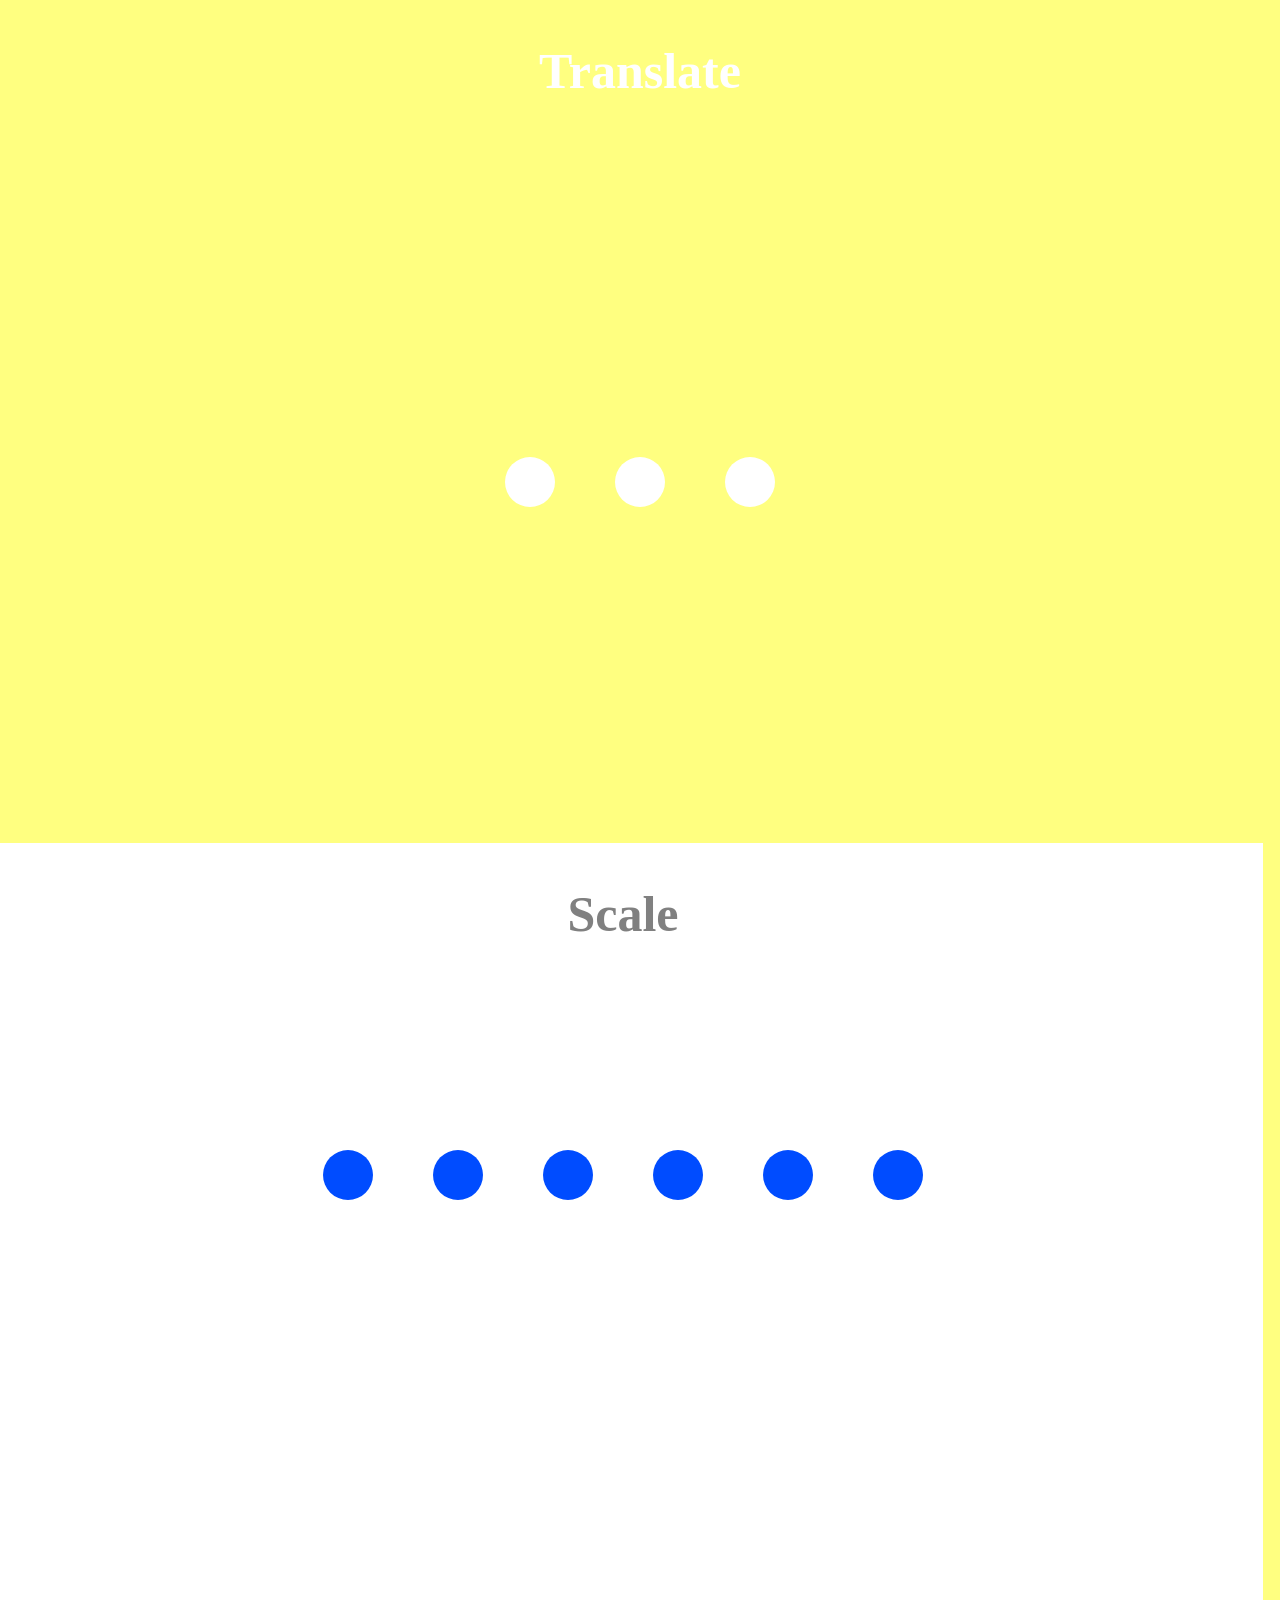
<file: Task-12/index.html>
<!DOCTYPE html>
<html lang="en">

<head>
    <meta charset="UTF-8">
    <meta name="viewport" content="width=device-width, initial-scale=1.0">
    <link rel="stylesheet" href="indexSTyle.css">
    <title>Task-12 | Animation</title>
</head>

<body>
    <section >
        <h1 class="title-1">Translate</h1>
        <div class="sec-1">
            <p class="div-1"></p>
            <p class="div-2"></p>
            <p class="div-3"></p>
        </div>
    </section>
    <section class="scale-sec">
        <h1 class="title-2">Scale</h1>
        <div class="sec-2">
            <p class="div-1"></p>
            <p class="div-2"></p>
            <p class="div-3"></p>
            <p class="div-4"></p>
            <p class="div-5"></p>
            <p class="div-6"></p>
        </div>
    </section>

</body>

</html>
</file>
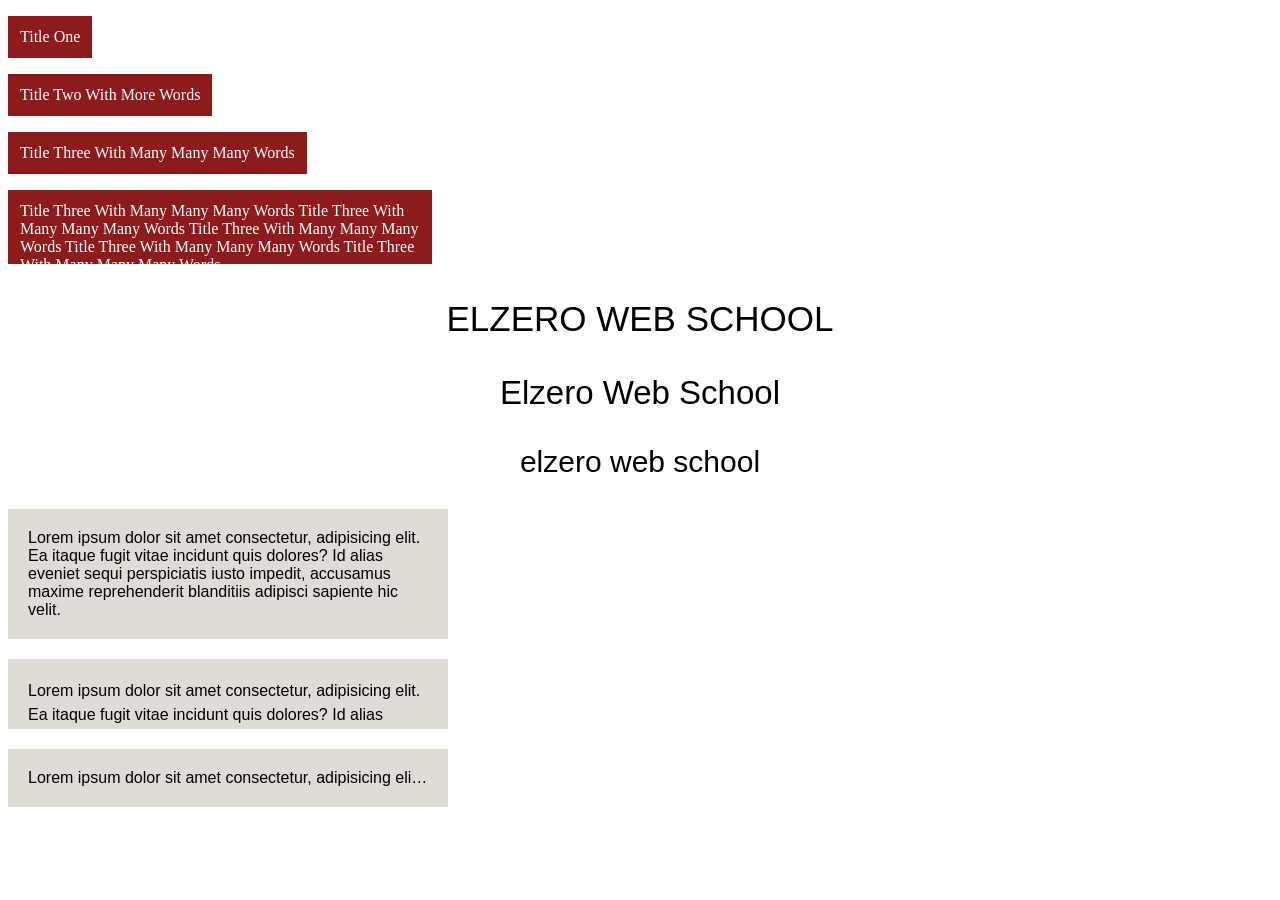
<file: Task-6/index.html>
<!DOCTYPE html>
<html lang="en">
<head>
    <meta charset="UTF-8">
    <meta name="viewport" content="width=device-width, initial-scale=1.0">
    <link rel="stylesheet" href="style.css">
    <title>Task 5</title>
</head>
<body>
      <div class="task-(1)">
        <p class="title">Title One</p>
        <p class="title">Title Two With More Words</p>
        <p class="title">Title Three With Many Many Many Words</p>
        <p class="title">
        Title Three With Many Many Many Words 
        Title Three With Many Many Many Words 
        Title Three With Many Many Many Words 
        Title Three With Many Many Many Words
        Title Three With Many Many Many Words
        </p>
      </div>

      <div class="task-2">
        <p class="elzero zero1">elzero web school</p>
        <p class="elzero zero2">elzero web school</p>
        <p class="elzero zero3">elzero web school</p>
      </div>

      <div class="end task-3_1">
            Lorem ipsum dolor sit amet consectetur, adipisicing elit.
            Ea itaque fugit vitae incidunt quis dolores? Id alias
            eveniet sequi perspiciatis iusto impedit,
            accusamus maxime reprehenderit blanditiis adipisci 
           sapiente hic velit.
      </div>
      <div class="end task-3_2">
            Lorem ipsum dolor sit amet consectetur, adipisicing elit.
            Ea itaque fugit vitae incidunt quis dolores? Id alias
            eveniet sequi perspiciatis iusto impedit,
            accusamus maxime reprehenderit blanditiis adipisci 
            sapiente hic velit.
       </div>
       <div class="end task-3_3">
            Lorem ipsum dolor sit amet consectetur, adipisicing elit.
            Ea itaque fugit vitae incidunt quis dolores? Id alias
            eveniet sequi perspiciatis iusto impedit,
            accusamus maxime reprehenderit blanditiis adipisci 
            sapiente hic velit.
       </div>
</body>
</html
</file>
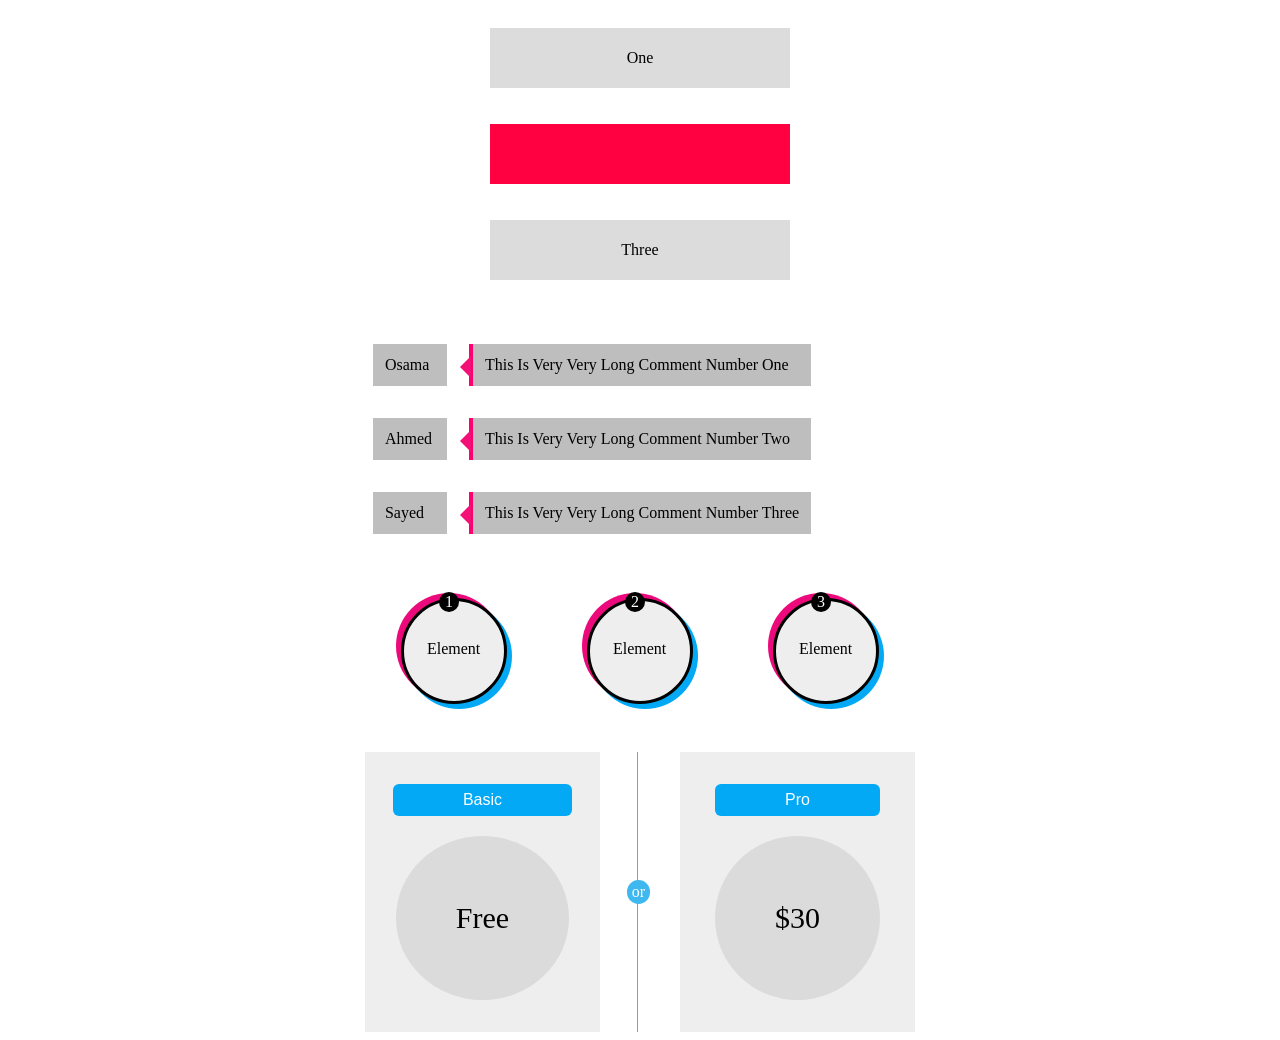
<file: Task-8/index.html>
<!DOCTYPE html>
<html lang="en">
  <head>
    <meta charset="UTF-8" />
    <meta name="viewport" content="width=device-width, initial-scale=1.0" />
    <link rel="stylesheet" href="style.css" />
    <title>Task 8</title>
  </head>
  <body>
    <div class="container">

      <!-- task 1 -->
      <div class="task1">
        <div>One</div>
        <div></div>
        <div>Three</div>
      </div>
      
<!-- task 2 -->
<div class="task2">
  <p data-person="Osama">This Is Very Very Long Comment Number One</p>
  <p data-person="Ahmed">This Is Very Very Long Comment Number Two</p>
  <p data-person="Sayed">This Is Very Very Long Comment Number Three</p>
</div>

 <!-- task 3 --> 
 
 <div class="task3">
   <div></div>
   <div></div>
   <div></div>
  </div>
  
  <!-- task 4 -->
      <div class="task4 ">
        <div class="card1">
          <button class="button">Basic</button>
          <div class="price">Free</div>
        </div>
        <div class="card2">
          <button class="button">Pro</button>
          <div class="price">$30</div>
        </div>
      </div>

    </div>

  </body>
</html>
</file>
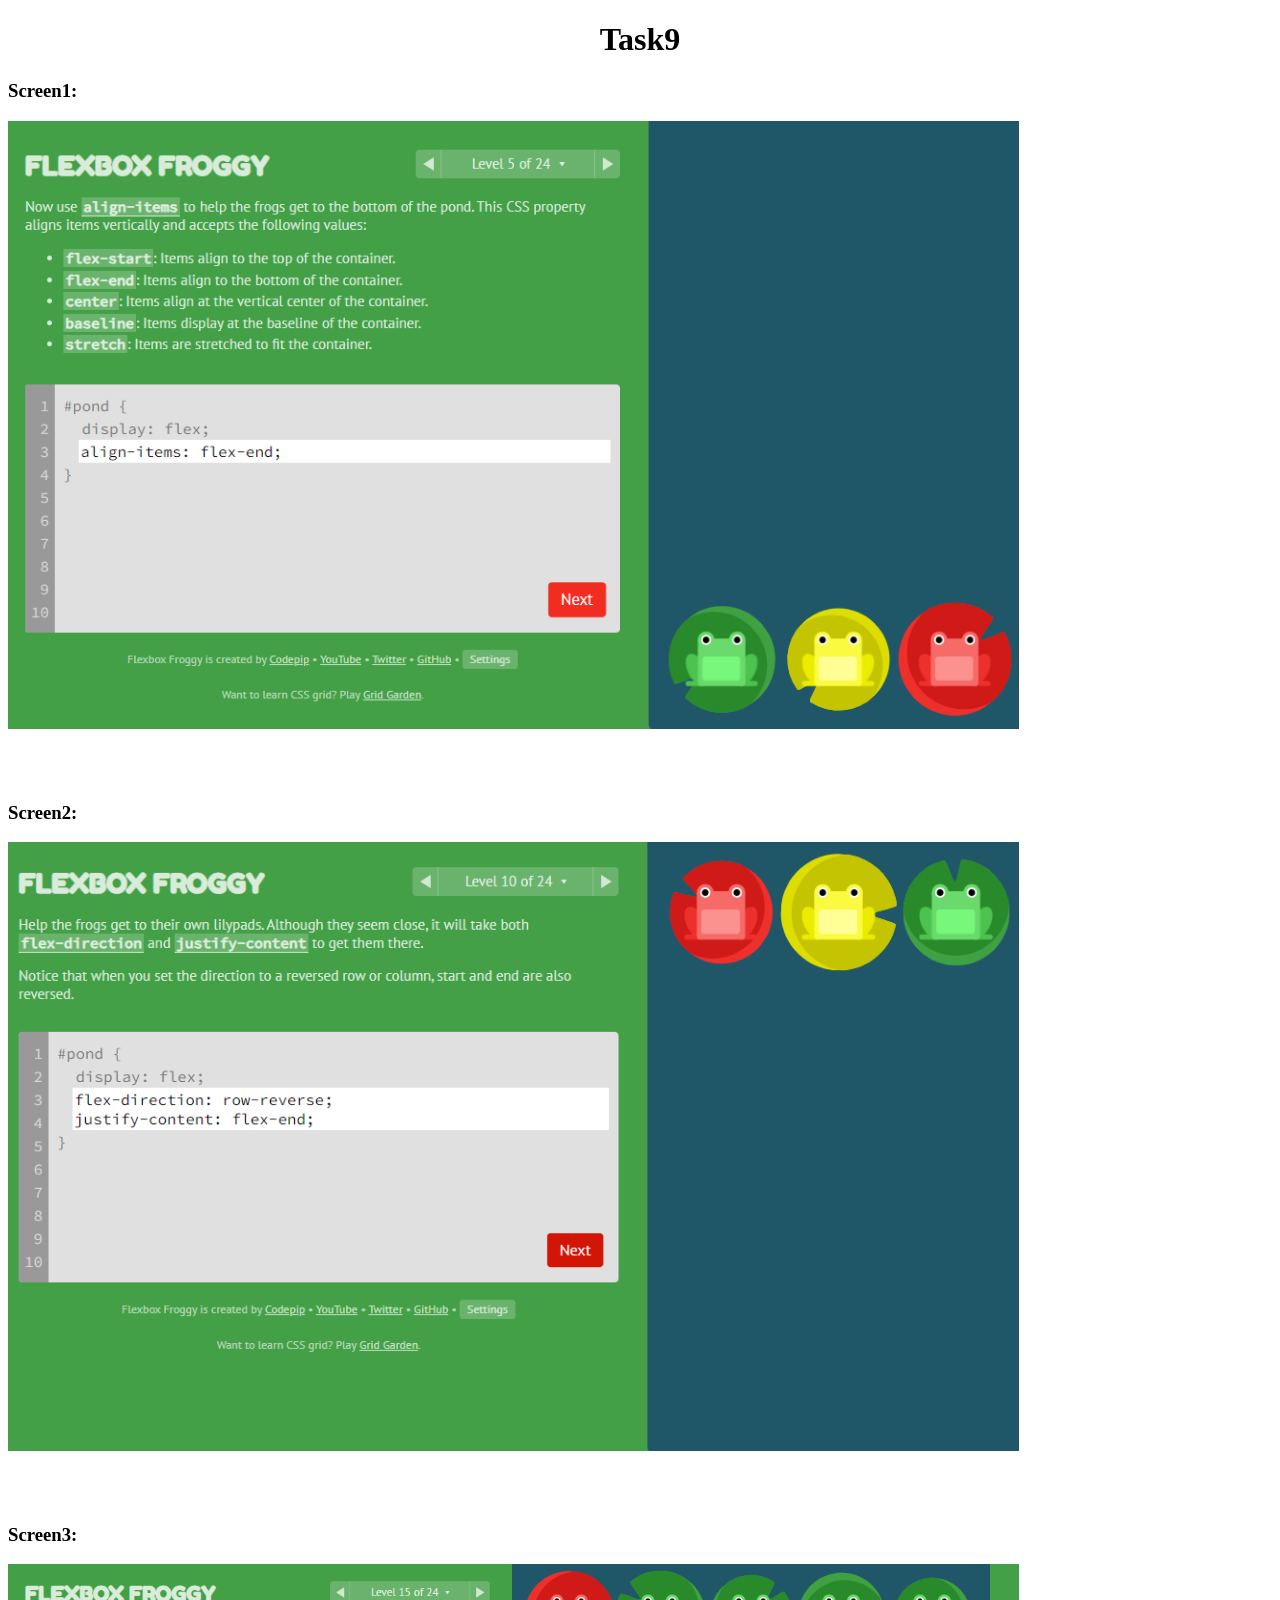
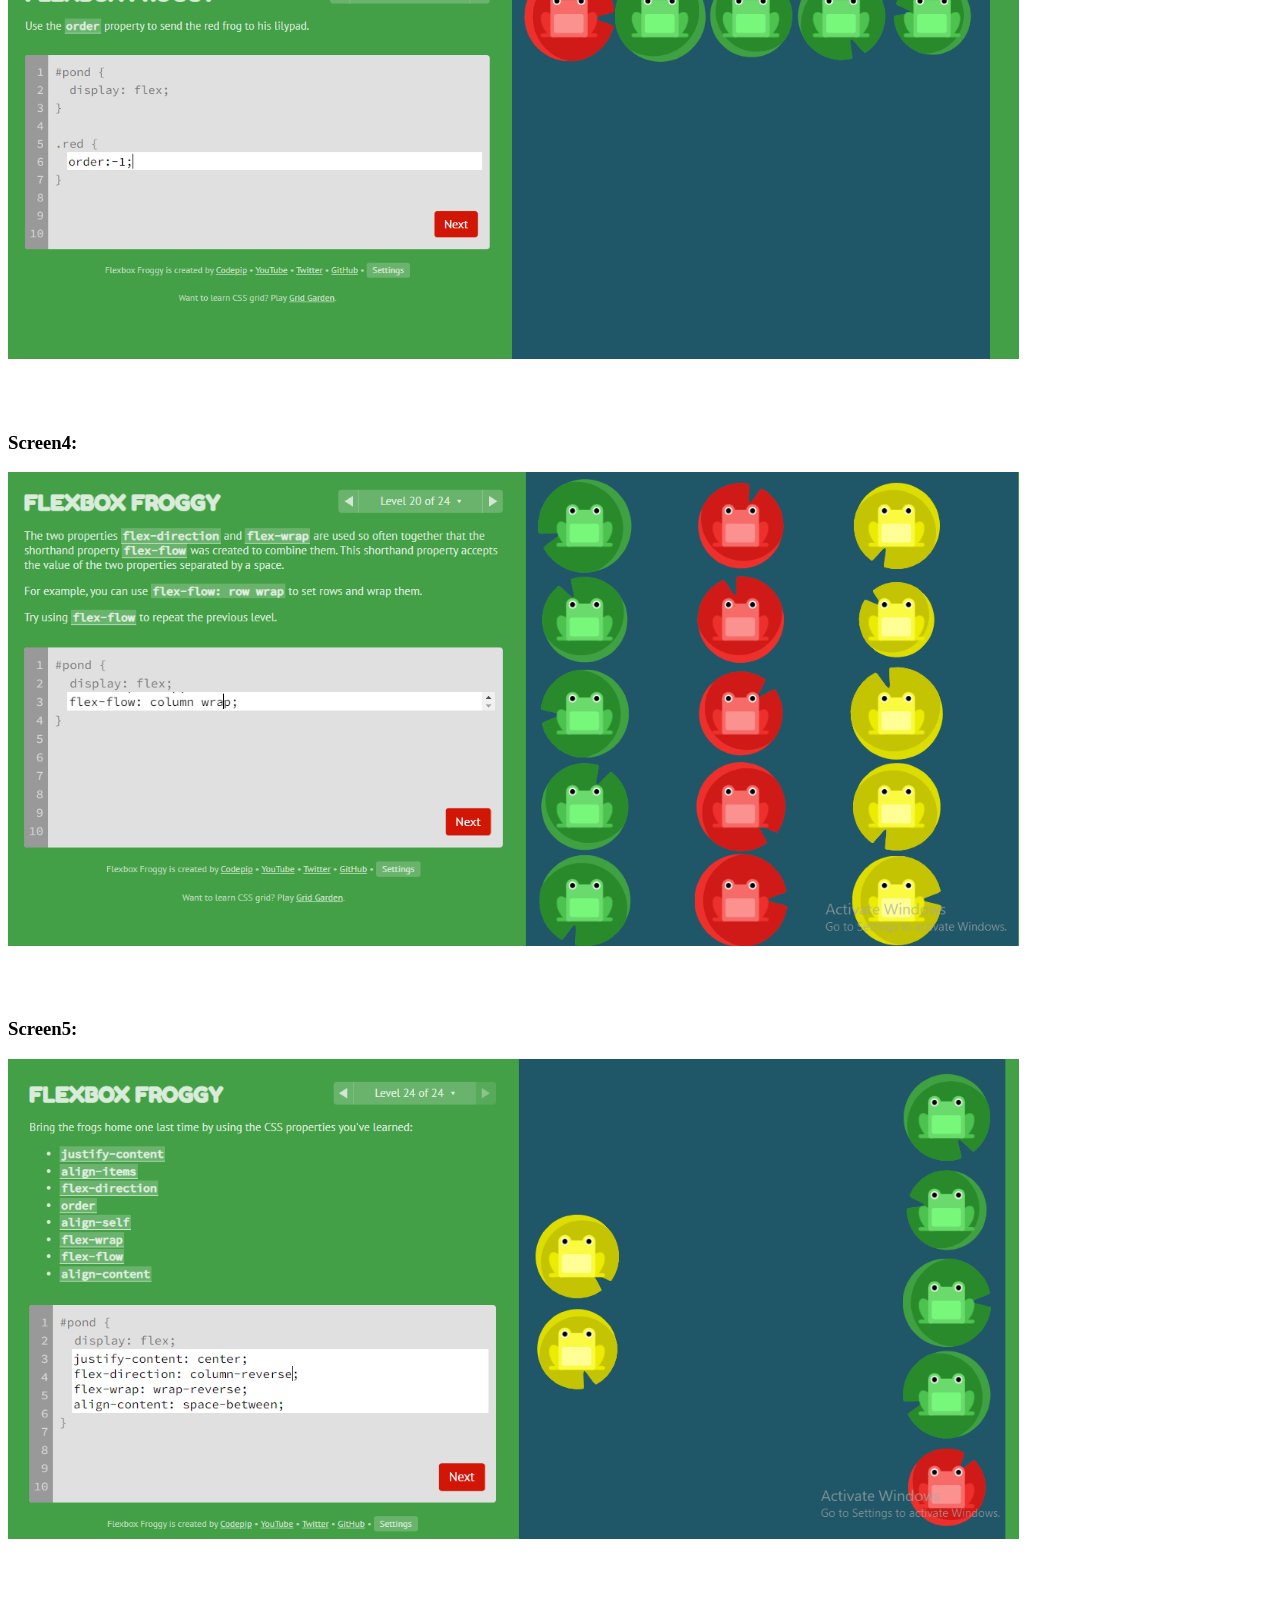
<file: task-9/index.html>
<!DOCTYPE html>
<html lang="en">
<head>
    <meta charset="UTF-8">
    <meta name="viewport" content="width=device-width, initial-scale=1.0">
    <title>task-9</title>
    <link rel="stylesheet" href="index.css">
</head>
<body>
    <h1> Task9</h1>
    <div>
 <h3>Screen1:</h3>
<img Src="img/img1.png" alt="Screen1">
<h3>Screen2:</h3>
<img src="img/img2.png" alt="Screen2">
<h3>Screen3:</h3>
<img src="img/img3.png" alt="Screen3">
<h3>Screen4:</h3>
<img src="img/img4.png" alt="Screen4">
<h3>Screen5:</h3>
<img src="img/img5.png" alt="Screen5">
    </div>
</body>
</html>
</file>
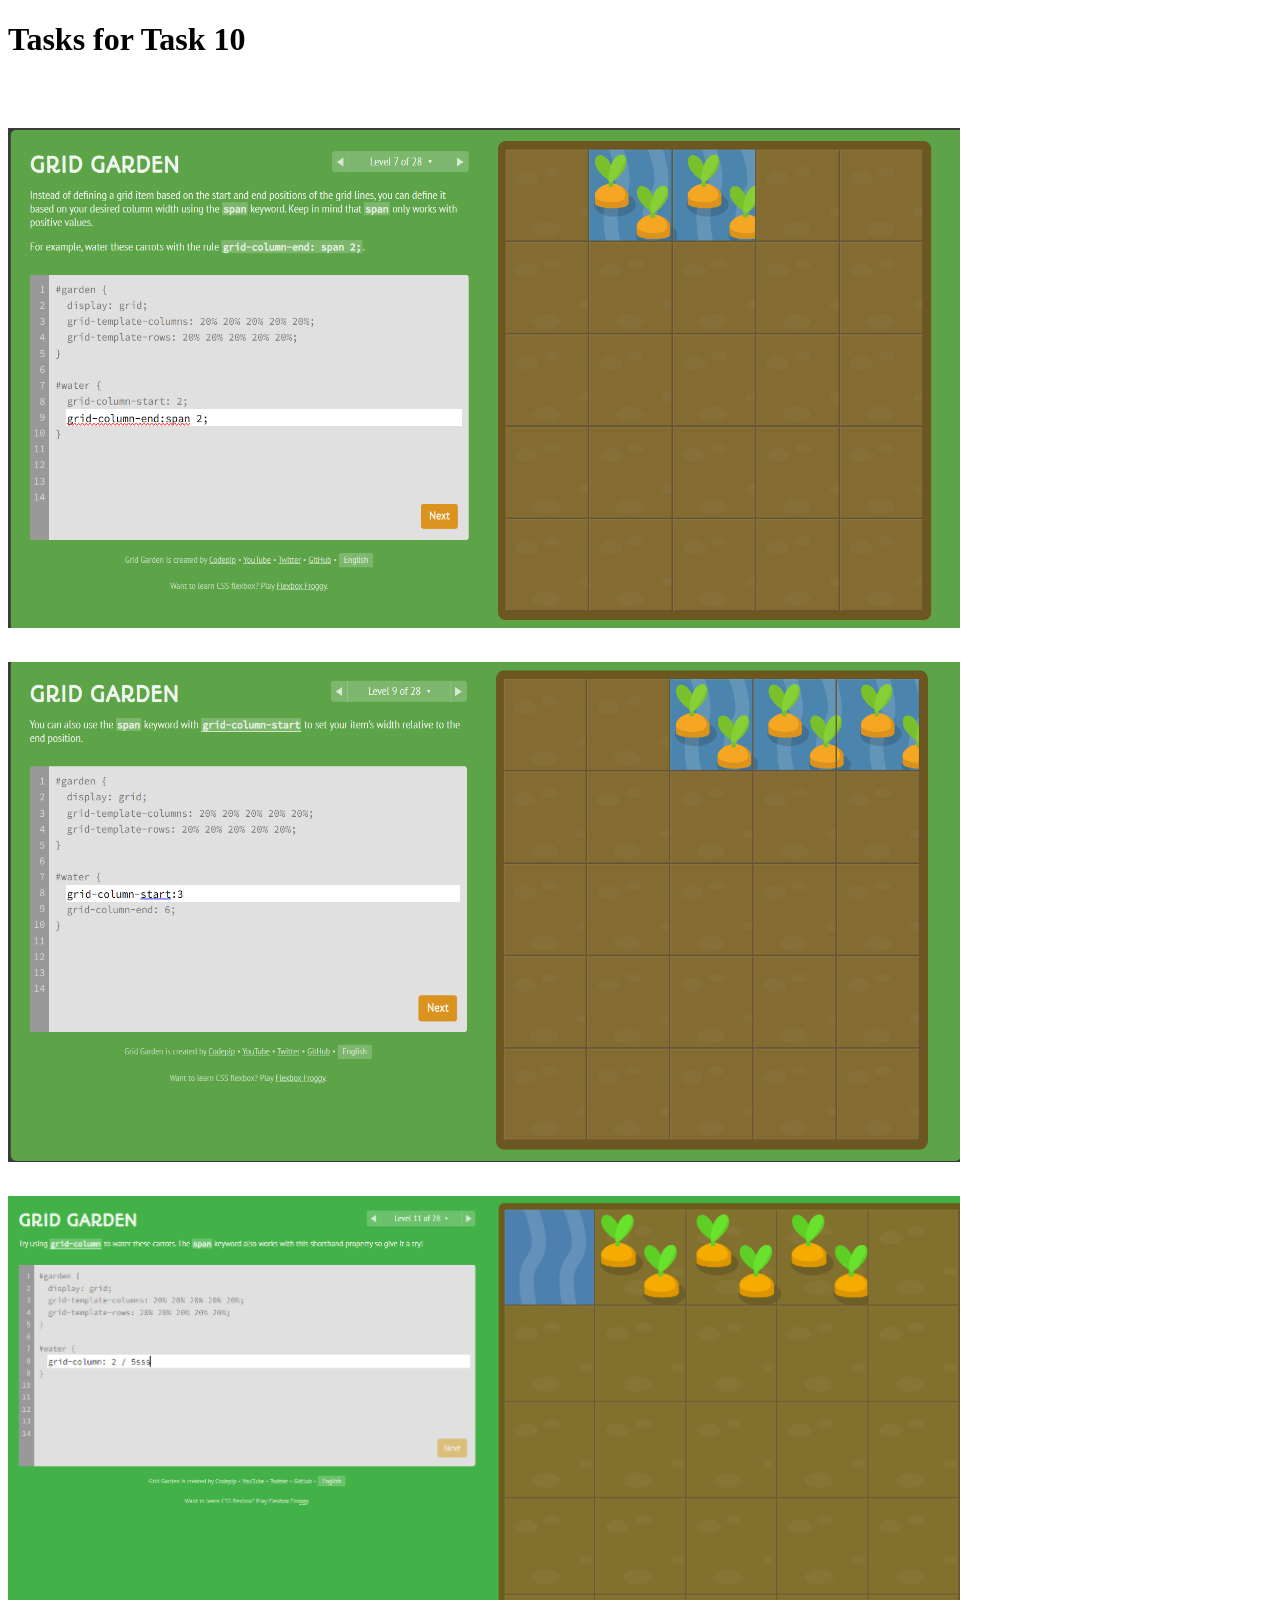
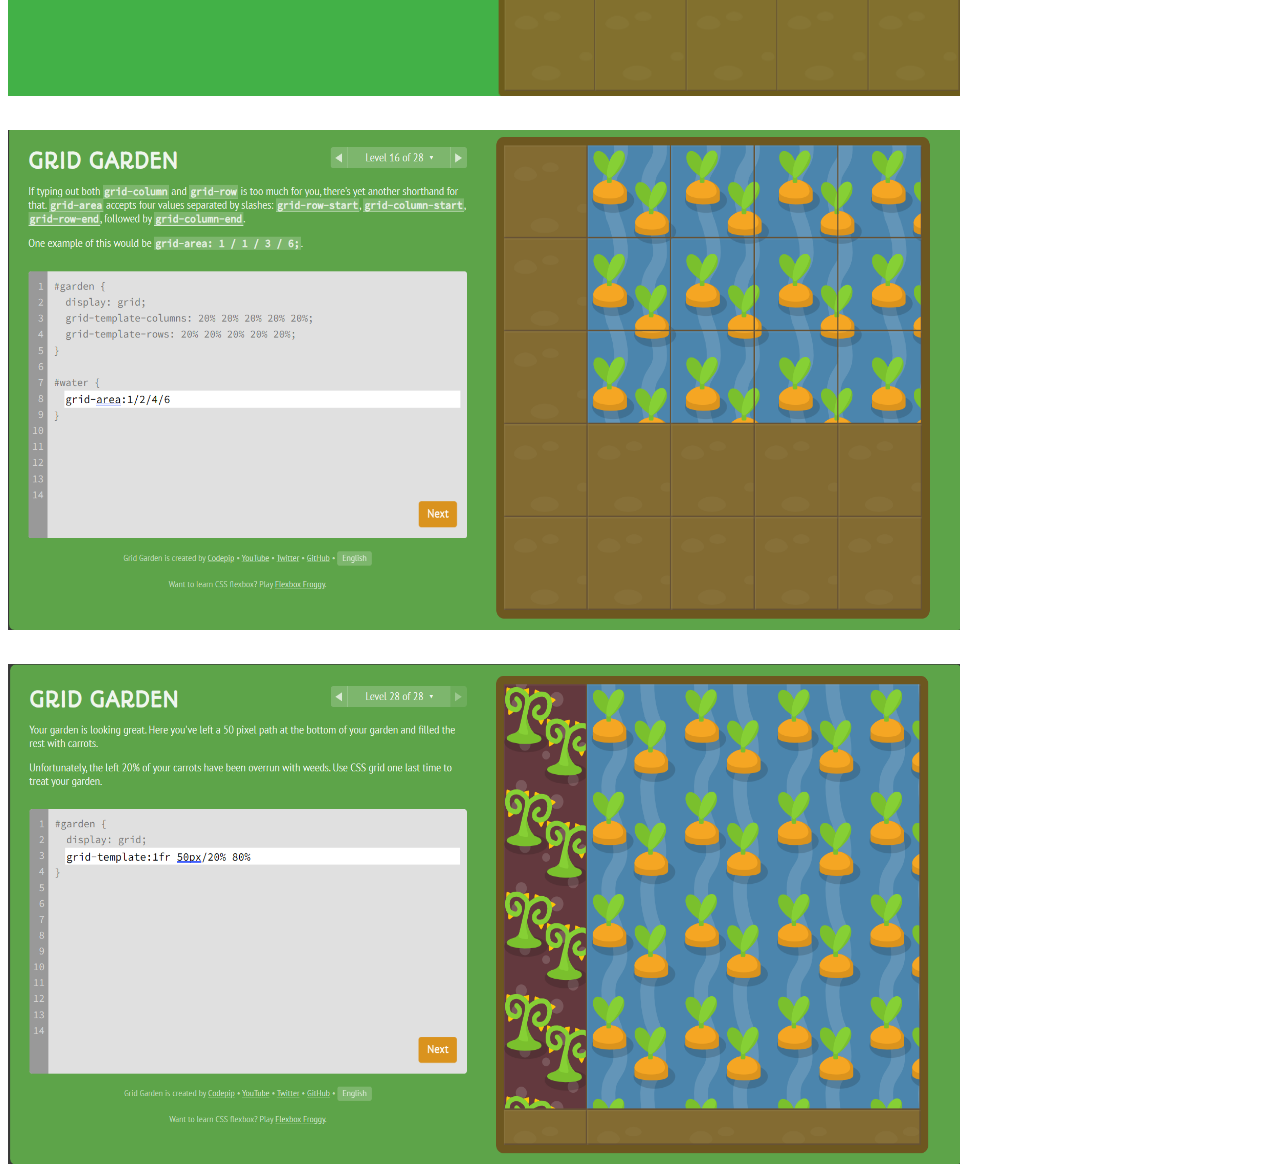
<file: Task10/index.html>
<!DOCTYPE html>
<html lang="en">
<head>
    <meta charset="UTF-8">
    <meta name="viewport" content="width=device-width, initial-scale=1.0">
    <link rel="stylesheet" href="index.css">
    <title>task_10</title>
</head>
<body>
    <h1>Tasks for Task 10</h1>
    <br>
     <div class="items"> 
            <div class="item_1"><img src="imgs/1.png" alt="" class="img"></div>
            <div class="item_2"><img src="imgs/2.png" alt="" class="img"></div>
            <div class="item_3"><img src="imgs/3.png" alt="" class="img"></div>
            <div class="item_4"><img src="imgs/4.png" alt="" class="img"></div>
            <div class="item_5"><img src="imgs/5.png" alt="" class="img"></div>
     </div>     
</body>
</html>
</file>
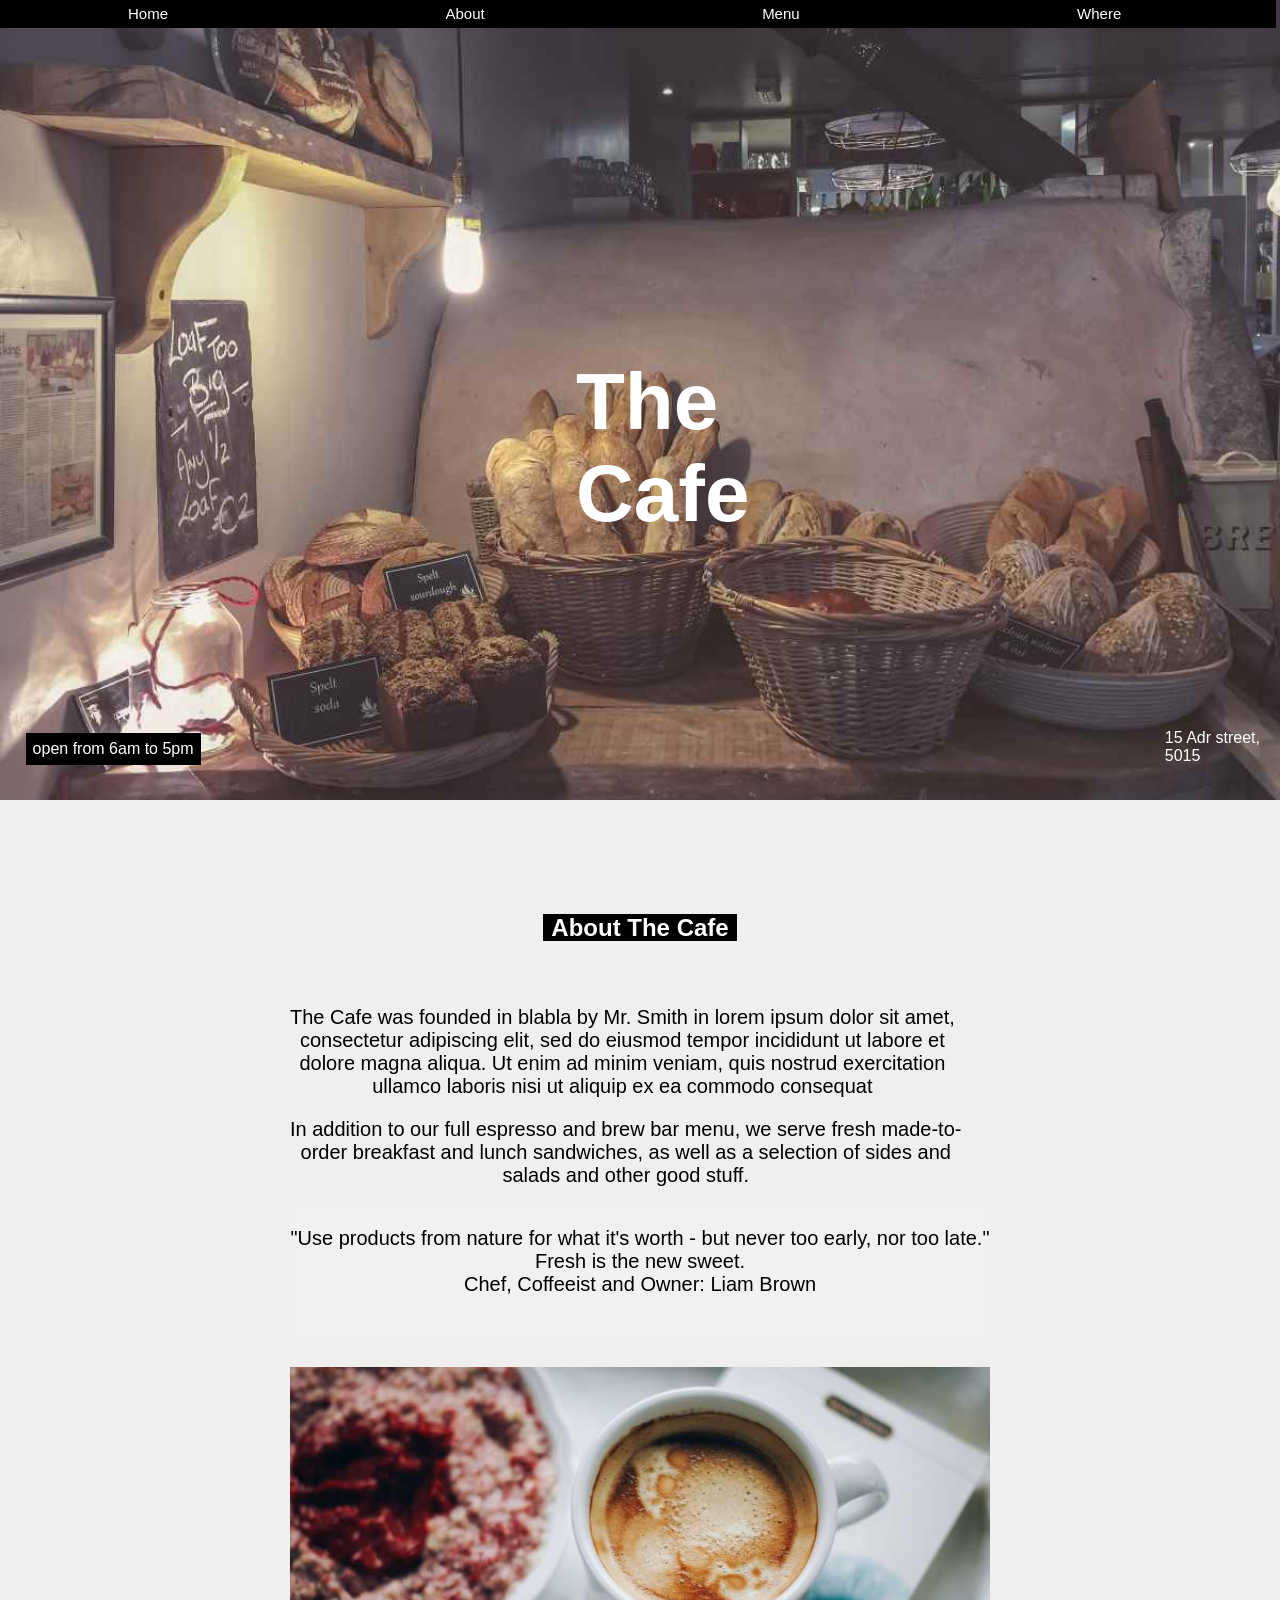
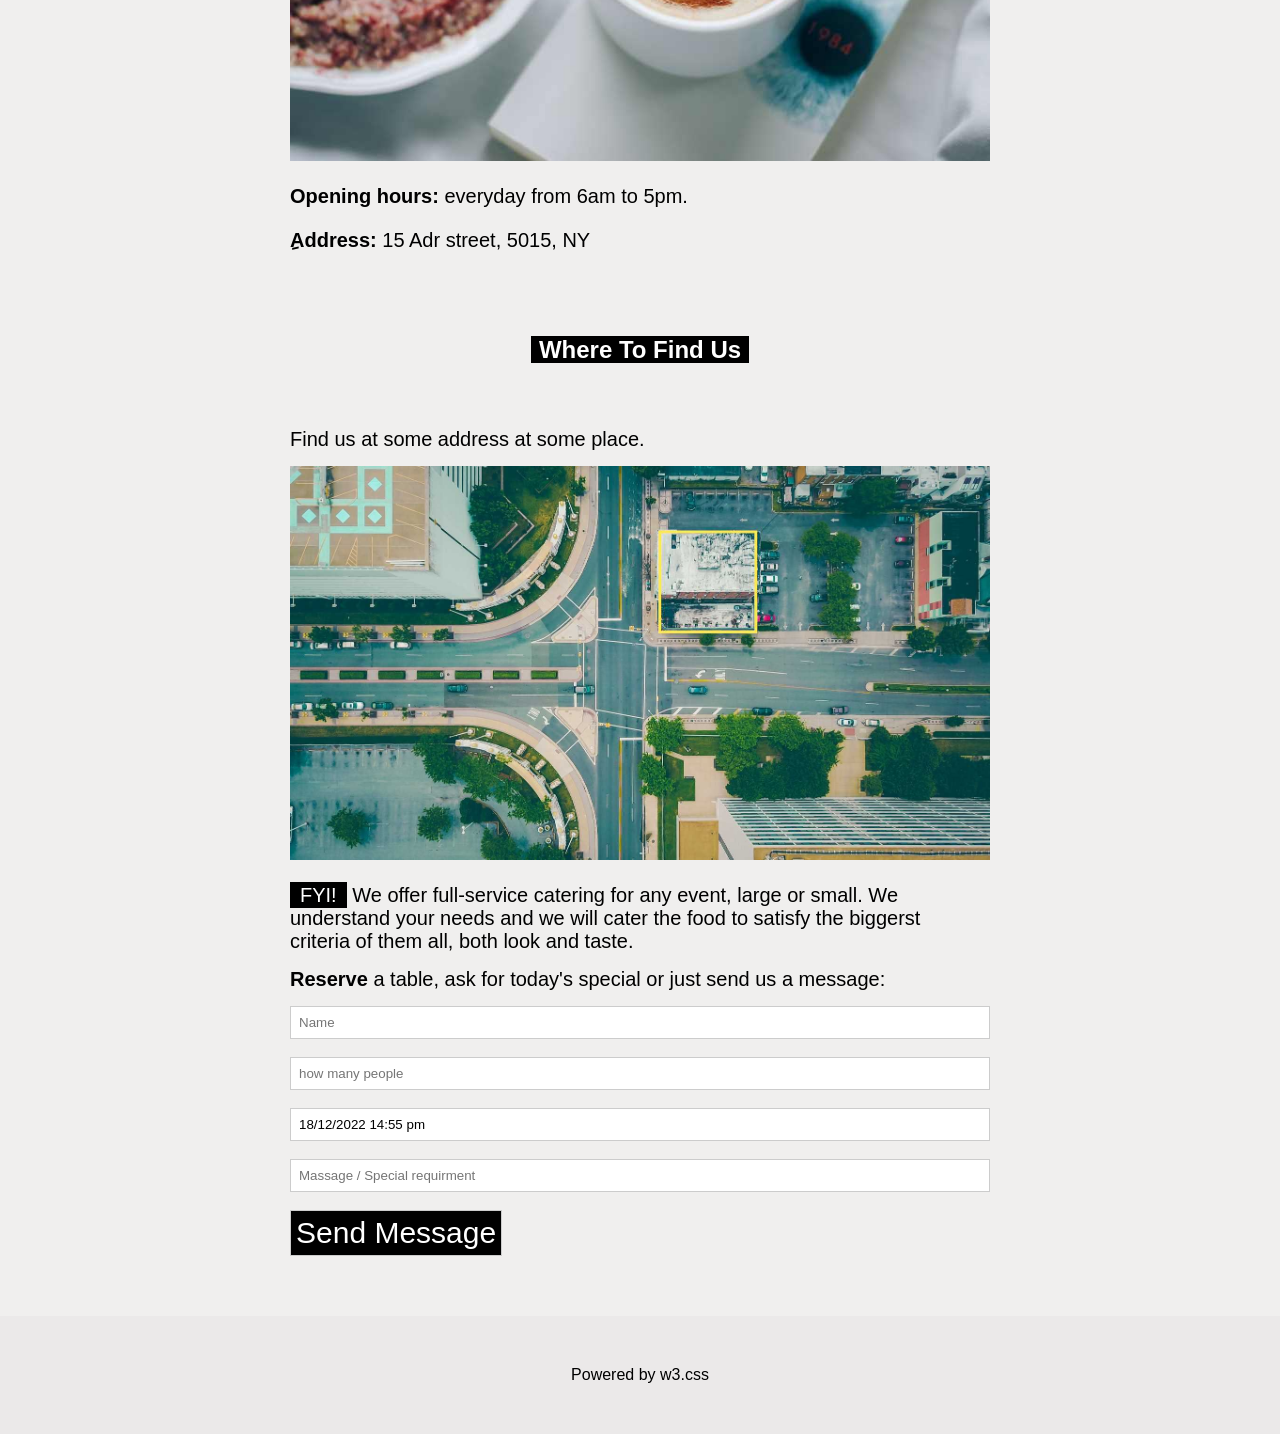
<file: Task14/index.html>
<!DOCTYPE html>
<html lang="en">
<head>
    <meta charset="UTF-8">
    <meta name="viewport" content="width=device-width, initial-scale=1.0">
    <link rel="stylesheet" href="style.css">
    <title>Cafe small task</title>
</head>
<body>
    <!-- Start Header -->
    <div class="header">
        <nav>
            <div class="links">
                <a class="home" href="#">Home</a>
                <a class="about" href="#about">About</a>
                <a class="menu" href="#menu">Menu</a>
                <a class="where" href="#where">Where</a>
            </div>
        </nav>
        <div>
            <p class="name">The <br> Cafe</p>
            <p class="time">open from 6am to 5pm</p>
            <p class="address">15 Adr street, 5015</p>
        </div>
    </div>
    <!-- End Header -->

    <!-- Start About -->
    <div class="about-sec">
        <h2><span>About The Cafe</span></h2>
        <p>The Cafe was founded in blabla by Mr. Smith in lorem ipsum dolor sit amet, <br>consectetur adipiscing elit, sed do eiusmod tempor incididunt ut labore et <br>dolore magna aliqua. Ut enim ad minim veniam, quis nostrud exercitation<br> ullamco laboris nisi ut aliquip ex ea commodo consequat</p>
        <p>In addition to our full espresso and brew bar menu, we serve fresh made-to-<br>order breakfast and lunch sandwiches, as well as a selection of sides and <br>salads and other good stuff.</p>
        <p class="quote">"Use products from nature for what it's worth - but never too early, nor too late." Fresh is the new sweet.<br>

            Chef, Coffeeist and Owner: Liam Brown</p>

        <img src="coffeehouse2.jpg" alt="">

        <div>
            <p><span class="bold">Opening hours:</span> everyday from 6am to 5pm.</p> <br>
            <p><span class="bold">ِAddress:</span> 15 Adr street, 5015, NY</p>
        </div>
    </div>

    <!-- End About -->

    <!-- Start Menu -->

    <!-- End Menu -->


    <!-- Start Where -->
    <div class="where-sec">
        <h2><span>Where To Find Us</span></h2>
        <p>Find us at some address at some place.</p>
        <img src="map.jpg" alt="">
        <p><span class="fyi">FYI!</span> We offer full-service catering for any event, large or small. We<br> understand your needs and we will cater the food to satisfy the biggerst<br> criteria of them all, both look and taste.</p>
        <p><span class="bold">Reserve</span> a table, ask for today's special or just send us a message:</p>
        <form action="" method="post">
            <input class="username" type="text" name="Name" placeholder="Name">
            <br>
            <input class="number" type="number" placeholder="how many people">
            <br>
            <input class="date" type="datetime" placeholder="datetime" value="18/12/2022 14:55 pm">
            <br>
            <input class="message" type="massage" placeholder="Massage / Special requirment" ></in>
            <br>
            <input class="save" type="submit" value="Send Message">
        </form>
    </div>

    <!-- End Where -->

    <!-- Start Foot -->
    <div class="foot">
        <p>Powered by w3.css</p>
    </div>


    <!-- End Foot -->

</body>
</html>
</file>
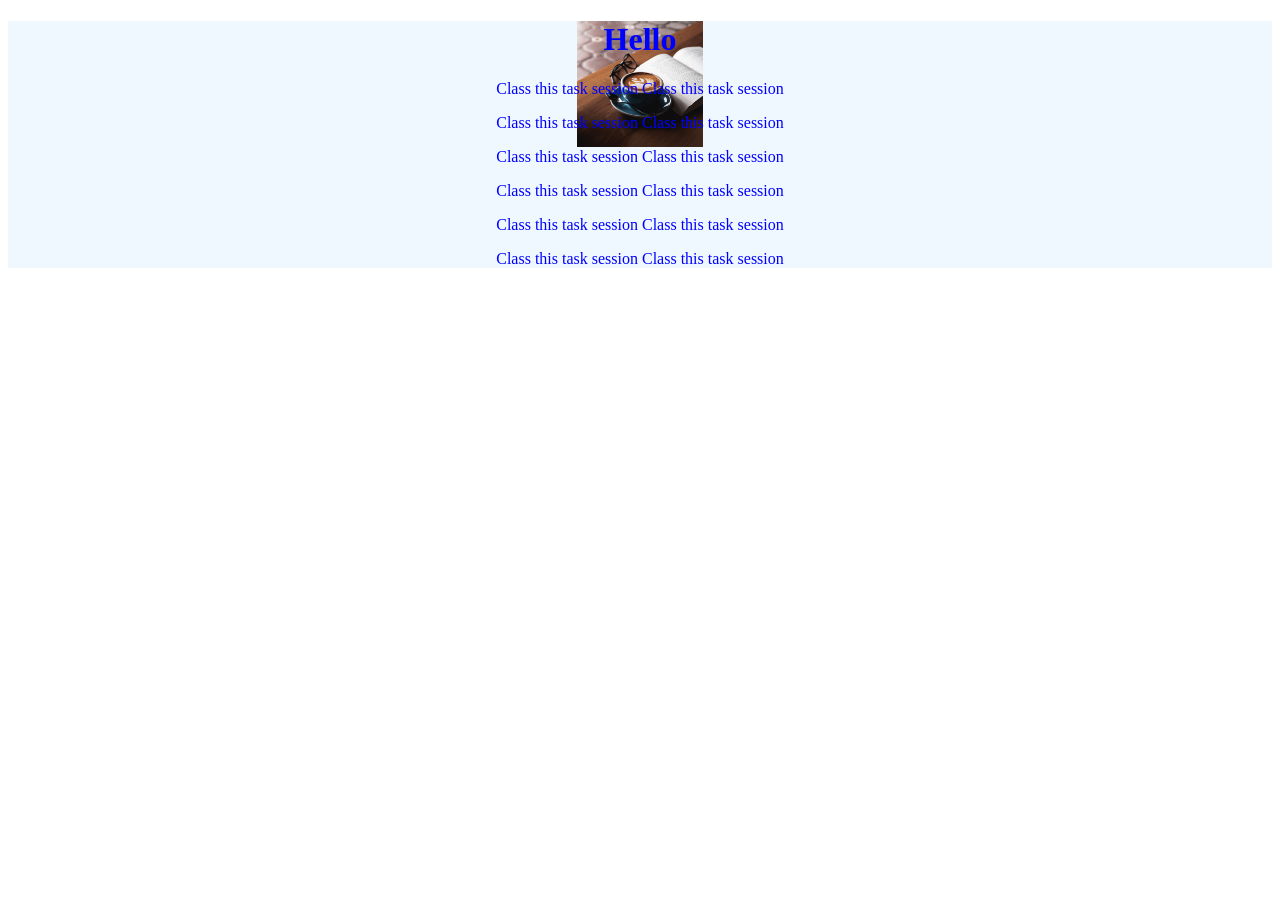
<file: Day-5/Session-5/index.html>
<!DOCTYPE html>
<htm lang="en">
    <head>
        <meta charset="UTF-8" />
        <meta name="viewport" content="width-device-width, initial-scale=1.0" />
        <link rel="stylesheet" href="./style.css" >       
         <title>Session-5</title>
    </head>
    <body>
        <div class="Text">
        <h1>Hello</h1>
        <p class="Text">Class this task session Class this task session</p>
        <p class="Text">Class this task session Class this task session</p>
        <p class="Text">Class this task session Class this task session</p>
        <p class="Text">Class this task session Class this task session</p>
        <p class="Text">Class this task session Class this task session</p>
        <p class="Text">Class this task session Class this task session</p>
        
    </div>

    </body>
</htm>
</file>
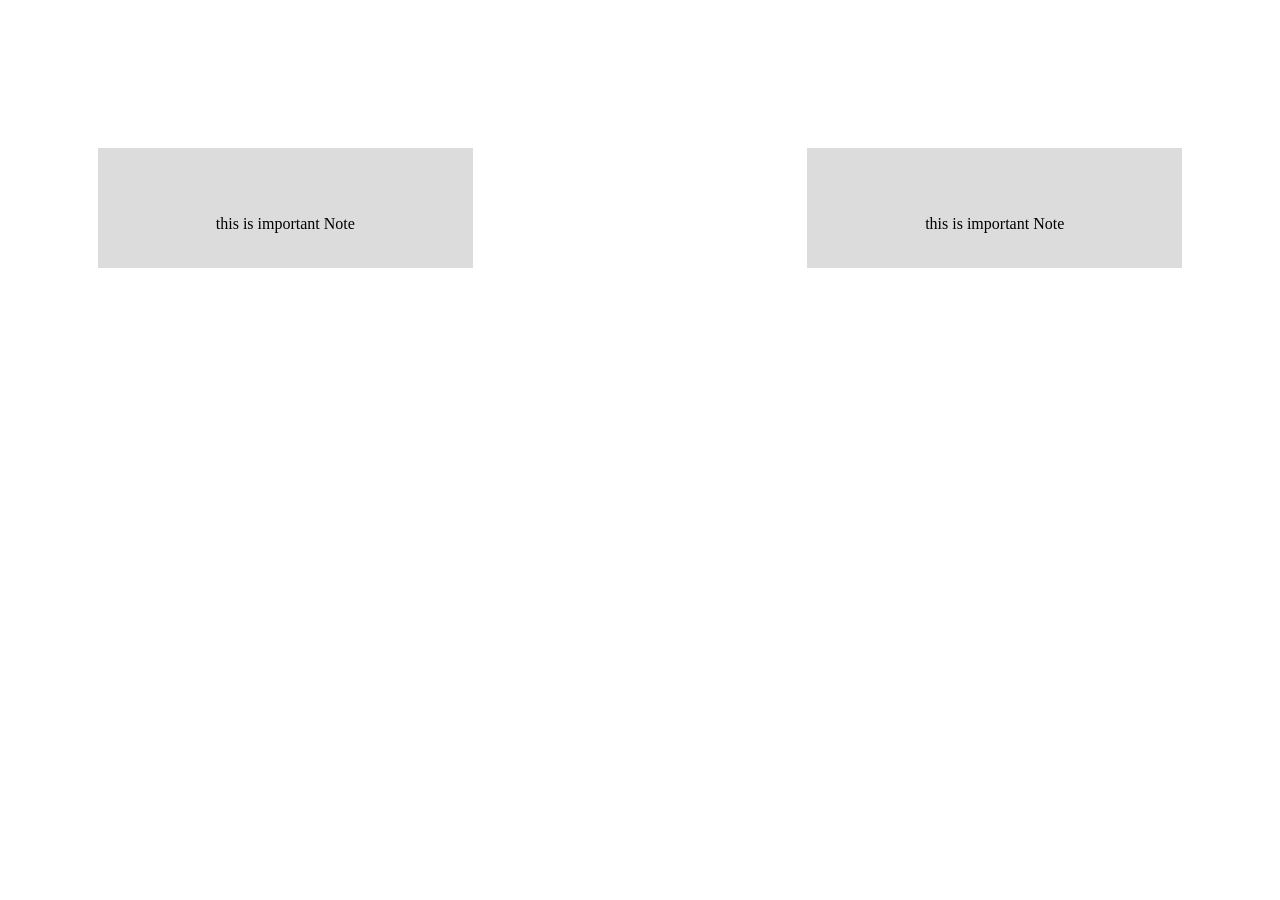
<file: Day-5/Task-5/Task-2/index.html>
<!DOCTYPE html>
<html lang="en">
<head>
    <meta charset="UTF-8">
    <meta name="viewport" content="width=device-width, initial-scale=1.0">
    <title>Task 5</title>
    <link rel="stylesheet" href="style.css">
</head>
<body>
    <div id="container">
    
    <div class=" element element1"><p>this is important Note</p></div>
    <div class=" element element2"><p>this is important Note</p></div>
    <div class=" element element3"><p>this is important Note</p></div>

    
</div>
</body>
</html>
</file>
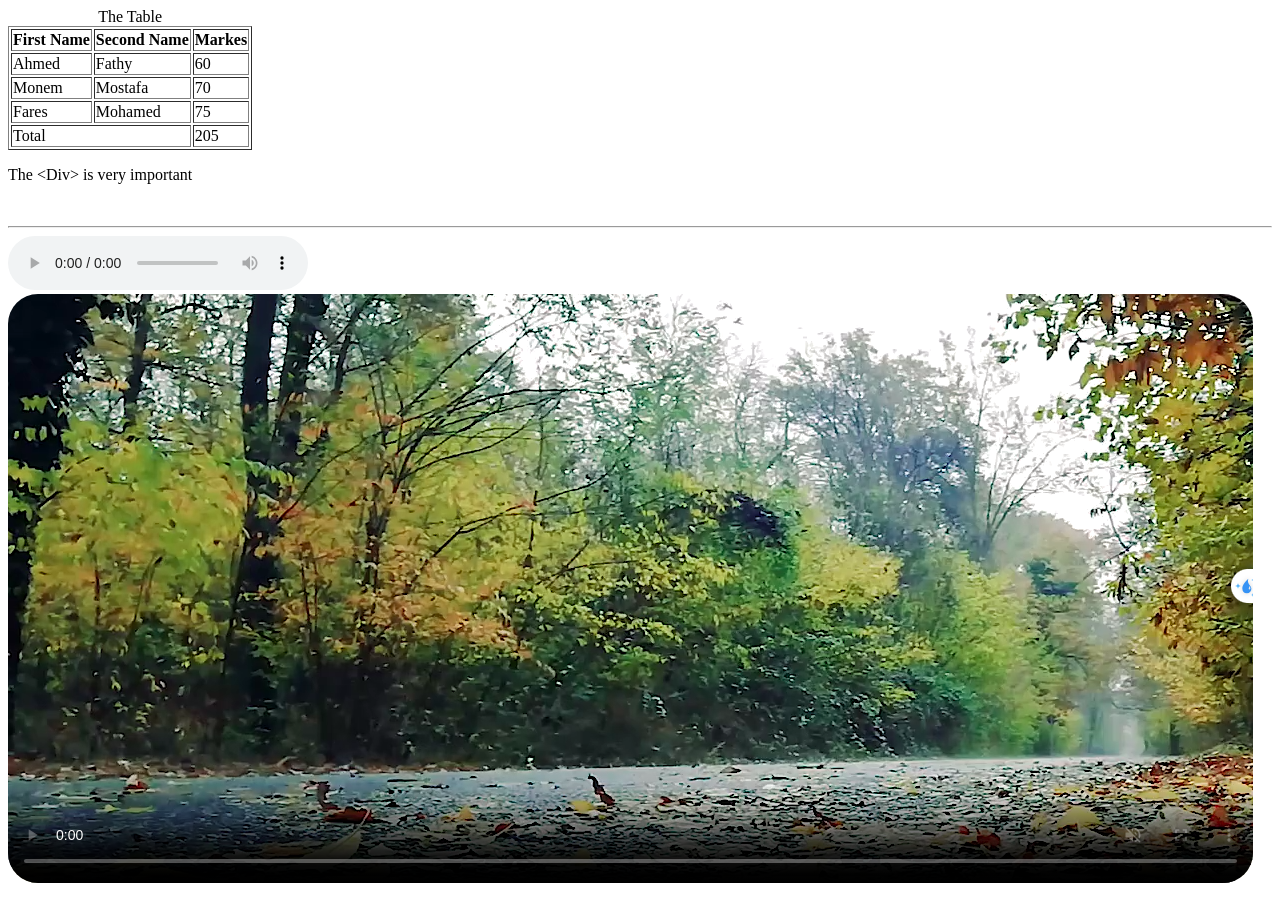
<file: Task 2/Task-2.html>
<!DOCTYPE html>
<html>
  <head>
    <meta charset="utf-8" />
    <meta name="viewport" content="width=device-width" />
    <title>Task-2</title>
  </head>
  
  
  <body>
    <table border="1" padding="2px">
      <caption>
        The Table
      </caption>
      <thead>
        <tr>
          <th>First Name</th>
          <th>Second Name</th>
          <th>Markes</th>
        </tr>
      </thead>
      <tbody>
        <tr>
          <td>Ahmed</td>
          <td>Fathy</td>
          <td>60</td>
        </tr>
        <tr>
          <td>Monem</td>
          <td>Mostafa</td>
          <td>70</td>
        </tr>
        <tr>
          <td>Fares</td>
          <td>Mohamed</td>
          <td>75</td>
        </tr>
        <tr>
          <td scope="row" colspan="2">Total</td>
          <td>205</td>
        </tr>
      </tbody>
    </table>
    <!-- span and div -->
    <div>
      <p>
        The &lt;Div&gt; </span> is very important
      </p>
    </div>
    <br />
    <hr />
    <audio controls width="300" height="300">
      <source src="media/audio.mov" type="video/mp3" />
      <source
        src="mixkit-arcade-retro-game-over-213.wav"
        type="video/wav"
      />
    </audio>
    <br />
    <video
      style="border-radius: 30px"
      controls
      autoplay
      loop
      muted
      poster="image.png"
    >
      <source src="video (240p).mp4" type="video/mp4" />
    </video>
  </body>
</html>
</file>
<file: Task-12/indexSTyle.css>
body {

    background-color: #FFFF80;
}

/* ================ title-1 ================= */



.title-1 {
    color: white;
    font-size: 50px;
    text-align: center;
    font-family: 'Press Start 2P', cursive;
    font-weight: bold;
    animation: titleOne infinite alternate ease-in-out;
    animation-play-state: running;
    animation-duration: 1s;
}

/* ================ titles-one-anim ================= */

@keyframes titleOne {
    0% {
        color: #FF0080;
        transform: translateY(10px);
    }

    25% {
        color: #FFAA80;
    }

    50% {
        color: rgb(255, 255, 255);

    }

    100% {
        color: rgb(186, 28, 248);
    }
}

/* ================ title-2 ================= */
.title-2 {
    color: gray;
    font-size: 50px;
    text-align: center;
    font-family: 'Press Start 2P', cursive;
    font-weight: bold;
    animation: titleTwo infinite alternate ease-in-out;
    animation-play-state: running;
    animation-duration: 1s;
}

/* ================ titles-two-anim ================= */

@keyframes titleTwo {
    0% {
        color: #FF0080;
        transform: translateY(10px);
    }

    25% {
        color: #FFAA80;
    }

    50% {
        color: rgb(123, 123, 123);

    }

    100% {
        color: rgb(186, 28, 248);
    }
}

/* ================== section-one-translate ==================== */
.sec-1 {
    display: flex;
    justify-content: center;
    align-items: center;
    height: 78vh;


    p {
        width: 50px;
        height: 50px;
        border-radius: 50%;
        margin: 0% 30px;
        margin-top: -20px;
    }

    .div-1,
    .div-2,
    .div-3 {
        animation: animation infinite alternate ease-in-out;
        animation-play-state: running;
        animation-duration: .9s;
        background-color: white;
    }

    .div-2 {
        animation-delay: .2s;
    }

    .div-3 {
        animation-delay: .4s;
    }
}

@keyframes animation {
    from {
        transform: translateY(-25px);
    }

    to {
        transform: translateY(25px);
        background-color: rgb(183, 0, 255);
    }
}


/* ================== section-two-Scale =========================  */

.scale-sec {
    background-color: rgb(255, 255, 255);
    height: 100vh;
    width: 100vw;
    margin-left: -25px;
    overflow: hidden;
}

.sec-2 {
    display: flex;
    justify-content: center;
    align-items: center;
    margin-bottom: 0;

    p {
        width: 50px;
        height: 50px;
        border-radius: 50%;
        margin: 13% 30px;

    }

    .div-1,
    .div-2,
    .div-3,
    .div-4,
    .div-5,
    .div-6 {

        animation: scale infinite alternate ease-in-out;
        animation-play-state: running;
        background-color: rgb(0, 76, 255);
        animation-duration: 1s;
    }


    .div-2 {
        animation-delay: .1s;
    }

    .div-3 {
        animation-delay: .3s;
    }

    .div-4 {
        animation-delay: .5s;
    }

    .div-5 {
        animation-delay: .7s;
    }

    .div-6 {
        animation-delay: .9s;
    }

}

@keyframes scale {
    from {
        transform: scale(1.2);
    }

    to {
        transform: scale(.3);
        background-color: rgb(183, 0, 255);
    }
}
</file>
<file: Task-6/style.css>
.title {
    color: white;
    background-color: rgba(129, 2, 2, 0.897);
    padding: 12px;
    max-width: 400px;
    max-height: 50px;
    overflow: hidden;
    width: fit-content;
}

.elzero {
    text-align: center;
    font-family: Impact, Haettenschweiler, 'Arial Narrow Bold', sans-serif;
}

.zero1 {
    font-size: 35px;
    text-transform: uppercase;
}

.zero2 {
    font-size: 33px;
    text-transform: capitalize;
}
.zero3{
    font-size: 30px;
}

.end {
    width: 400px;
    background-color: rgb(223, 219, 213);
    margin-bottom: 20px;
    padding: 20px;
    font-family: sans-serif;
}

.task-3_2 {
    height: 30px;
    overflow: hidden;
    line-height: 1.5;
}

.task-3_3 {
    text-overflow: ellipsis;
    white-space: nowrap;
    overflow: hidden;
}
</file>
<file: Task-8/style.css>
.container {
    display: flex;
    justify-content: center;
    flex-direction: column;
    align-items: center;
    gap: 3rem;
  
  }
    .task1 {
      display: flex;
      flex-direction: column;
      gap: 1rem;
  }
  
  .task1 div {
    width: 300px;
    height: 60px;
    margin: auto;
    text-align: center;
    background-color: gainsboro;
    margin-top: 20px;
    line-height: 60px;
  }
  
  .task1 div:empty {
    background-color: rgb(255, 0, 64);
  }
  
  .task2 {
    display: flex;
    flex-direction: column;
  }
  
  p::before {
    content: attr(data-person);
    background-color: #bfbebe;
    padding: 12px;
    position: absolute;
    left: -100px;
    top: 0;
    width: 50px;
  }
  
  p {
    position: relative;
    background-color: #bfbebe;
    padding: 12px;
    border-left: 4px solid #ff0073;
  }
  
  p::after {
    position: absolute;
    content: " ";
    left: -24px;
    top: 12px;
    border: 11px solid;
    border-color: transparent #f31177 transparent transparent;
  }
  
  .task3 {
    display: flex;
    gap: 80px;
  }
  
  
  .task3 div {
    position: relative;
    counter-increment: numb;
    height: 100px;
    width: 100px;
    background-color: #eee;
    border-radius: 50%;
    border-style: solid;
    border-color: black;
    box-shadow: 5px 5px 0px 0px #03a9f4, -5px -5px 0 0 rgb(236, 9, 123);
  }
  
  .task3 div::before {
    position: absolute;
    content: counter(numb);
    background-color: black;
    color: white;
    border-radius: 50%;
    padding: 1px 6px;
    left: 35px;
    top: -9px;
  }
  
  .task3 div::after {
    position: absolute;
    content: "Element";
    left: 23px;
    top: 39px;
  }
  
  
  .task4 {
    width: 550px;
    display: flex;
    gap: 80px;
    justify-content: space-between;
  }
  .card1,
  .card2 {
    background-color: #eee;
    display: flex;
    justify-content: center;
    align-items: center;
    flex-direction: column;
    gap: 10px;
    width: 250px;
    padding: 5px;
    height: 270px;
    position: relative;
  }
  .button {
    background-color: #03a9f4;
    color: white;
    border: none;
    padding: 7px 70px;
    border-radius: 6px;
    font-weight: 500;
    font-size: medium;
  }
  .price {
    border-radius: 50%;
    background-color: #dcdbdb;
    padding: 65px 60px;
    font-size: 30px;
    margin-top: 10px;
  }
  .card2::before {
    position: absolute;
    content: "";
    height: 100%;
    width: 1px;
    left: -43px;
    background-color: #3fb8ef;
  }
  .card1::after {
    position: absolute;
    content: "or";
    width: fit-content;
    background-color: #3fb8ef;
    color: white;
    padding: 3px 5px;
    border-radius: 50%;
    right: -50px;
    z-index: 1;
  }
</file>
<file: task-9/index.css>
h1
{
   text-align: center; 
}
img
{
    width: 80%;
    margin: auto;
    margin-bottom: 50px;
}
</file>
<file: Task10/index.css>
.items{
    height: auto;
    width: fit-content;
     margin-top: 20px;  
        
}

 .item_1,
.item_2,
.item_3,
.item_4,
.item_5{
   
    margin-top: 30px;
    
}  
.img{
height: 500px;
width: 90%;

}
</file>
<file: Task14/style.css>
* {
    
    box-sizing: border-box;
    padding: 0;
    margin: 0;
}

:root {
    --main-bg-color:  rgb(240, 239, 238);
    --background-image: url("./coffeehouse.jpg");
    --white-color: white;
    --second-color: black;
    scroll-behavior: smooth;
}  



body {
    background-color: var(--main-bg-color);
    scroll-behavior: smooth;
    font-family: 'Segoe UI', Tahoma, Geneva, Verdana, sans-serif;
}

ul {
    list-style: none;
}

/* Start Header */

.header {
    height: 800px;
    background-image: var(--background-image);
    background-size: cover;
    background-position: center;
    margin-bottom: 50px;
}

nav {
    background-color: var(--second-color);
    padding: 5px;
    top: 0;
    z-index: inherit;
    position: fixed;
}

.links a {
    color: var(--white-color);
    text-decoration: none;
    font-size: 15px;
    display: inline;
    list-style-type: none;
    margin: 10px;
    padding: 200px 140px 130px 113px;
    width: 90px; 
}

.home, .about, .menu, .where {
    padding: 10px 213px 10px 213px;
}

.home:hover, .about:hover, .menu:hover, .where:hover {
    background-color: silver;
    color: var(--second-color);
}

.name {
    position: absolute;
    bottom: 40%;
    left: 45%;
    font-size: 80px;
    font-weight: bold;
    color: var(--white-color);
}

.time {
    position: absolute;
    bottom: 15%;
    left: 2%;
    background-color: var(--second-color);
    color: var(--white-color);
    padding: 7px;
}

.address {
    position: absolute;
    bottom: 15%;
    left: 91%;
    color: var(--white-color);
}

/* End Header */

/* Start About */

.about-sec {
    max-width: 700px;
    margin-left: auto;
    margin-right: auto;
}

h2 {
    padding-top: 64px;
    padding-bottom: 64px;
    text-align: center;
}

h2 span {
    background-color: #000;
    color: #fff;
    padding-left: 8px;
    padding-right: 8px;
    text-align: center;
}

.about-sec p {
    display: inline-block;
    text-align: center;
    font-size: 20px;
    padding-bottom: 20px;
}

.quote {
    background-color: #f1f1f1;
    height: 130px;
    padding-top: 20px;
    margin-bottom: 30px;
}


img {
    width: 700px;
    margin-bottom: 20px;
}

.bold {
    font-weight: bold;
}

/* End About */


/* Start menu */

/* End menu */

/* Start Where */

.where-sec {
    max-width: 700px;
    margin-left: auto;
    margin-right: auto;
    margin-bottom: 60px;
}

.where-sec p {
    font-size: 20px;
    padding-bottom: 15px;
}

.fyi {
    background-color: black;
    color: white;
    padding: 2px 10px;
}

.username, .number, .date, .message {
    padding-top: 20px;
    padding-bottom: 20px;
    padding: 8px;
    width: 100%;
    display: block;
    border: 1px solid #ccc;
}

.save {
    font-size: 30px;
    background-color: black;
    color: white;
    padding: 5px;
    border: 1px solid #ccc;
}

.save:hover {
    background-color: silver;
    color: black;
    cursor: pointer;
}


/* End Where */

/* Start Menu */



/* End Menu */

/* Start Foot */

.foot {
    text-align: center;
    padding-top: 50px;
    padding-bottom: 50px;
    background-color: #ebe9e9;
}

/* End Foot */



@media (max-width:767px){
    header,.home,section{
        min-width: 570px; 
        overflow-x: hidden;
    }
    .section__description{
        max-width: 500px;
    }
    .menu__kind{
        justify-content: space-between;
    }

    .menu img{
        max-width: 490px;
    }
    
    
}

@media (min-width:768px) and (max-width:1023px){
    .section__description{
        max-width: 620px;
    }
    .menu img{
        max-width: 600px;
    }
}
</file>
<file: Day-5/Session-5/style.css>
div{
    
    color: blue;
    background-position:  top center ;
    font-size: medium;
    background-color: aliceblue;
    background-size: 300px;
    background-image: url(./about-img.png);
    margin: auto;
    background-repeat: no-repeat;
    align-items: center;
    background-size: 10%;
    text-align: center;
}

h1{
    /* background-color: green;
    padding: 0px 1px 15px 3px;
    margin: auto;
    border: 12px solid purple;
    width: 50px; */
}
</file>
<file: Day-5/Task-5/Task-2/style.css>
#container{
    background-position: center;
    background-size: 100% 100%;
    display: flex;
    margin: auto;
    padding: 100px;

}


.element{
    background-color:gainsboro;
    width: 400px;
    margin: auto; 
    height: 100px;  
    text-align: center;
    align-content: center;
    line-height: 100px;
    box-sizing: content-box;
    outline:gainsboro 10px solid;
    margin-top: 50px;
    margin-bottom: 50px;

    
}

.element2{
    visibility: hidden;
    text-align: center;
}

.element1{
    border-left: #b5395d;
    text-align: center;

}
.element3{
border-left: #319788;
text-align: center;
}
</file>
